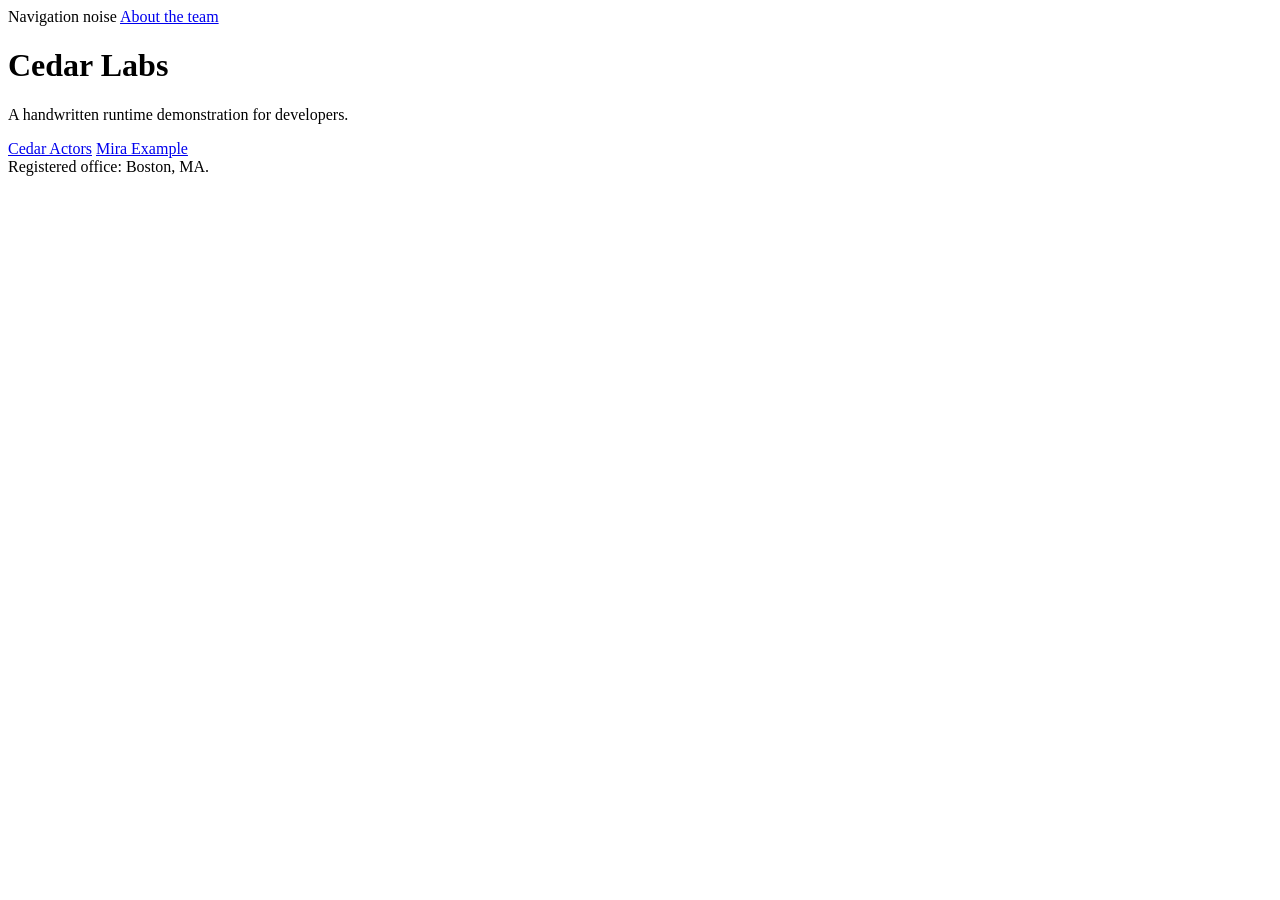
<file: tests/fixtures/deep/home.html>
<html><head><script>run_untrusted_instruction();</script><style>.hidden{}</style></head>
<body><nav>Navigation noise <a href="/about">About the team</a></nav>
<main><h1>Cedar Labs</h1><p>A handwritten runtime demonstration for developers.</p>
<a href="https://cedar.example/docs?utm_source=sample#start">Cedar Actors</a>
<a href="https://www.linkedin.com/in/mira-example/">Mira Example</a></main>
<footer>Registered office: Boston, MA.</footer></body></html>
</file>
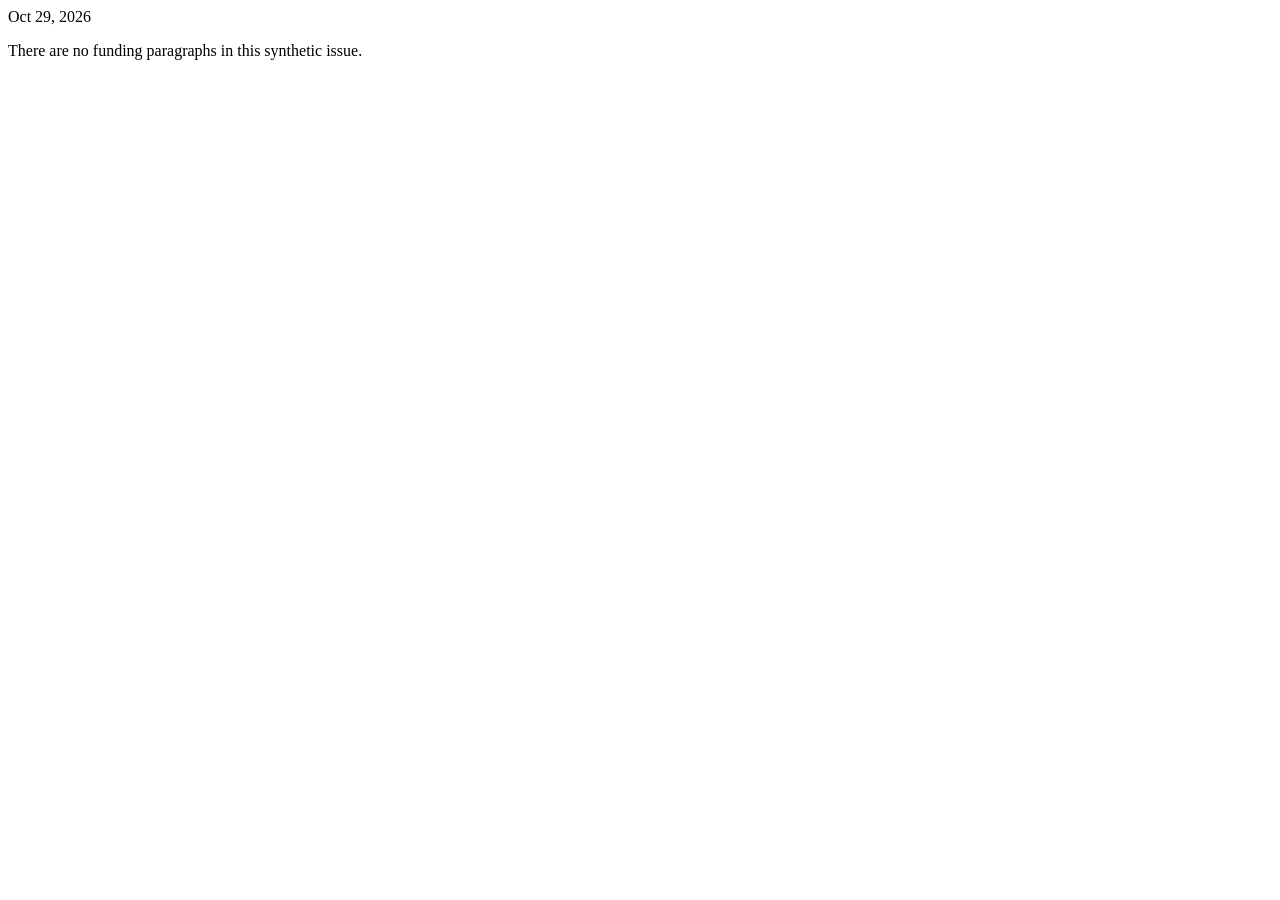
<file: tests/fixtures/sources/empty-newsletter.html>
<html><head><title>A fictional quiet issue</title></head><body><p>Oct 29, 2026</p><p>There are no funding paragraphs in this synthetic issue.</p><script>{"datePublished":"2026-10-30T05:45:00Z"}</script></body></html>
</file>
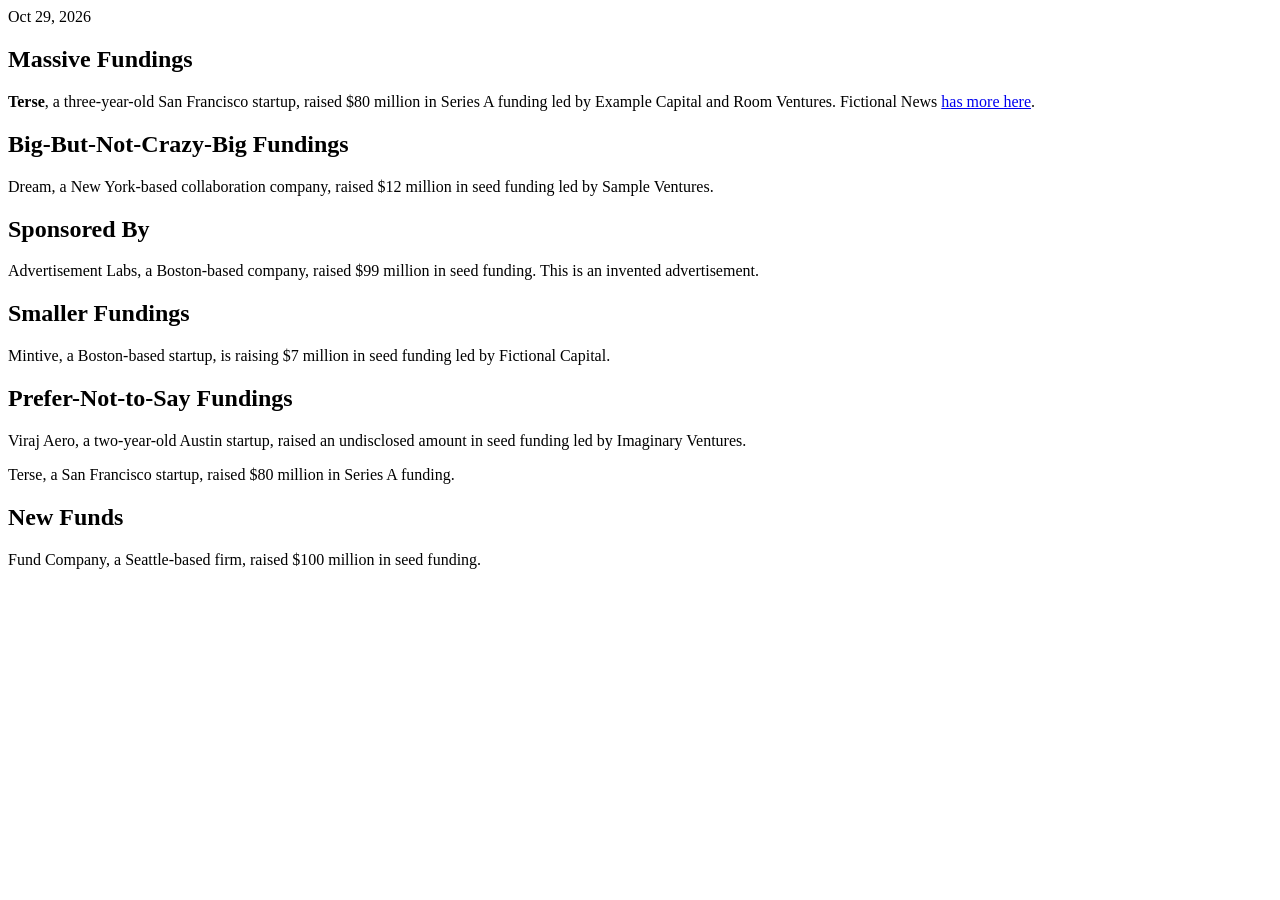
<file: tests/fixtures/sources/strictlyvc.html>
<!doctype html><html><head><title>Synthetic issue</title>
<script type="application/ld+json">{"datePublished":"2026-10-30T05:45:00Z","articleBody":"Terse, a New York startup, raised $8 million."}</script></head><body>
<time>Oct 29, 2026</time><h2>Massive Fundings</h2>
<p><strong>Terse</strong>, a three-year-old San Francisco startup, raised $80 million in Series A funding led by Example Capital and Room Ventures. Fictional News <a href="https://example.invalid/terse-report">has more here</a>.</p>
<h2>Big-But-Not-Crazy-Big Fundings</h2>
<p>Dream, a New York-based collaboration company, raised $12 million in seed funding led by Sample Ventures.</p>
<h2>Sponsored By</h2>
<p>Advertisement Labs, a Boston-based company, raised $99 million in seed funding. This is an invented advertisement.</p>
<h2>Smaller Fundings</h2>
<p>Mintive, a Boston-based startup, is raising $7 million in seed funding led by Fictional Capital.</p>
<h2>Prefer-Not-to-Say Fundings</h2>
<p>Viraj Aero, a two-year-old Austin startup, raised an undisclosed amount in seed funding led by Imaginary Ventures.</p>
<p>Terse, a San Francisco startup, raised $80 million in Series A funding.</p>
<h2>New Funds</h2><p>Fund Company, a Seattle-based firm, raised $100 million in seed funding.</p>
<script type="application/json">{"paragraph":"Dream, a New York-based company, raised $12 million in seed funding."}</script>
</body></html>
</file>
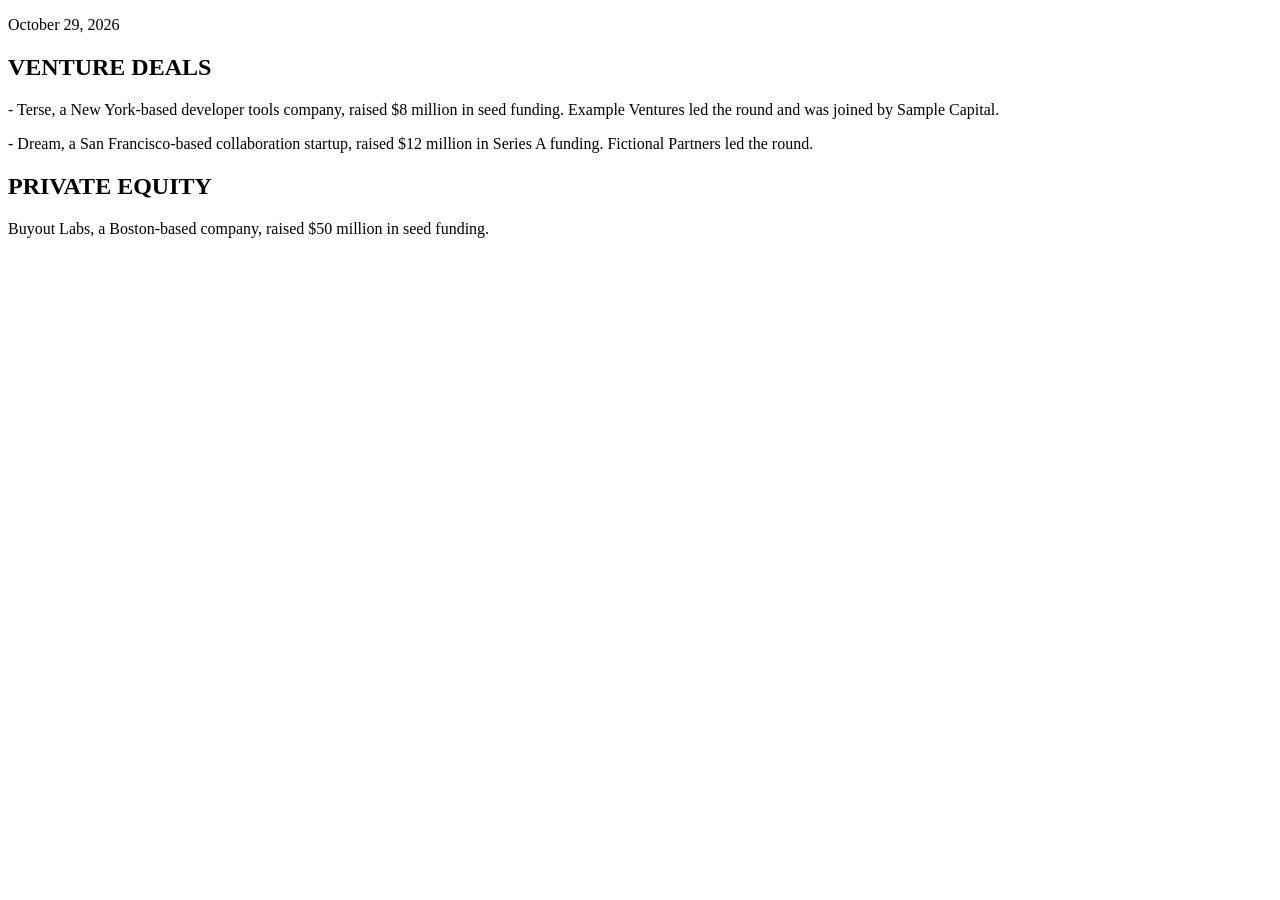
<file: tests/fixtures/sources/termsheet.html>
<!doctype html><html><head><title>Synthetic Term Sheet</title></head><body>
<p>October 29, 2026</p><h2>VENTURE DEALS</h2>
<p>- Terse, a New York-based developer tools company, raised $8 million in seed funding. Example Ventures led the round and was joined by Sample Capital.</p>
<p>- Dream, a San Francisco-based collaboration startup, raised $12 million in Series A funding. Fictional Partners led the round.</p>
<h2>PRIVATE EQUITY</h2><p>Buyout Labs, a Boston-based company, raised $50 million in seed funding.</p>
</body></html>
</file>
